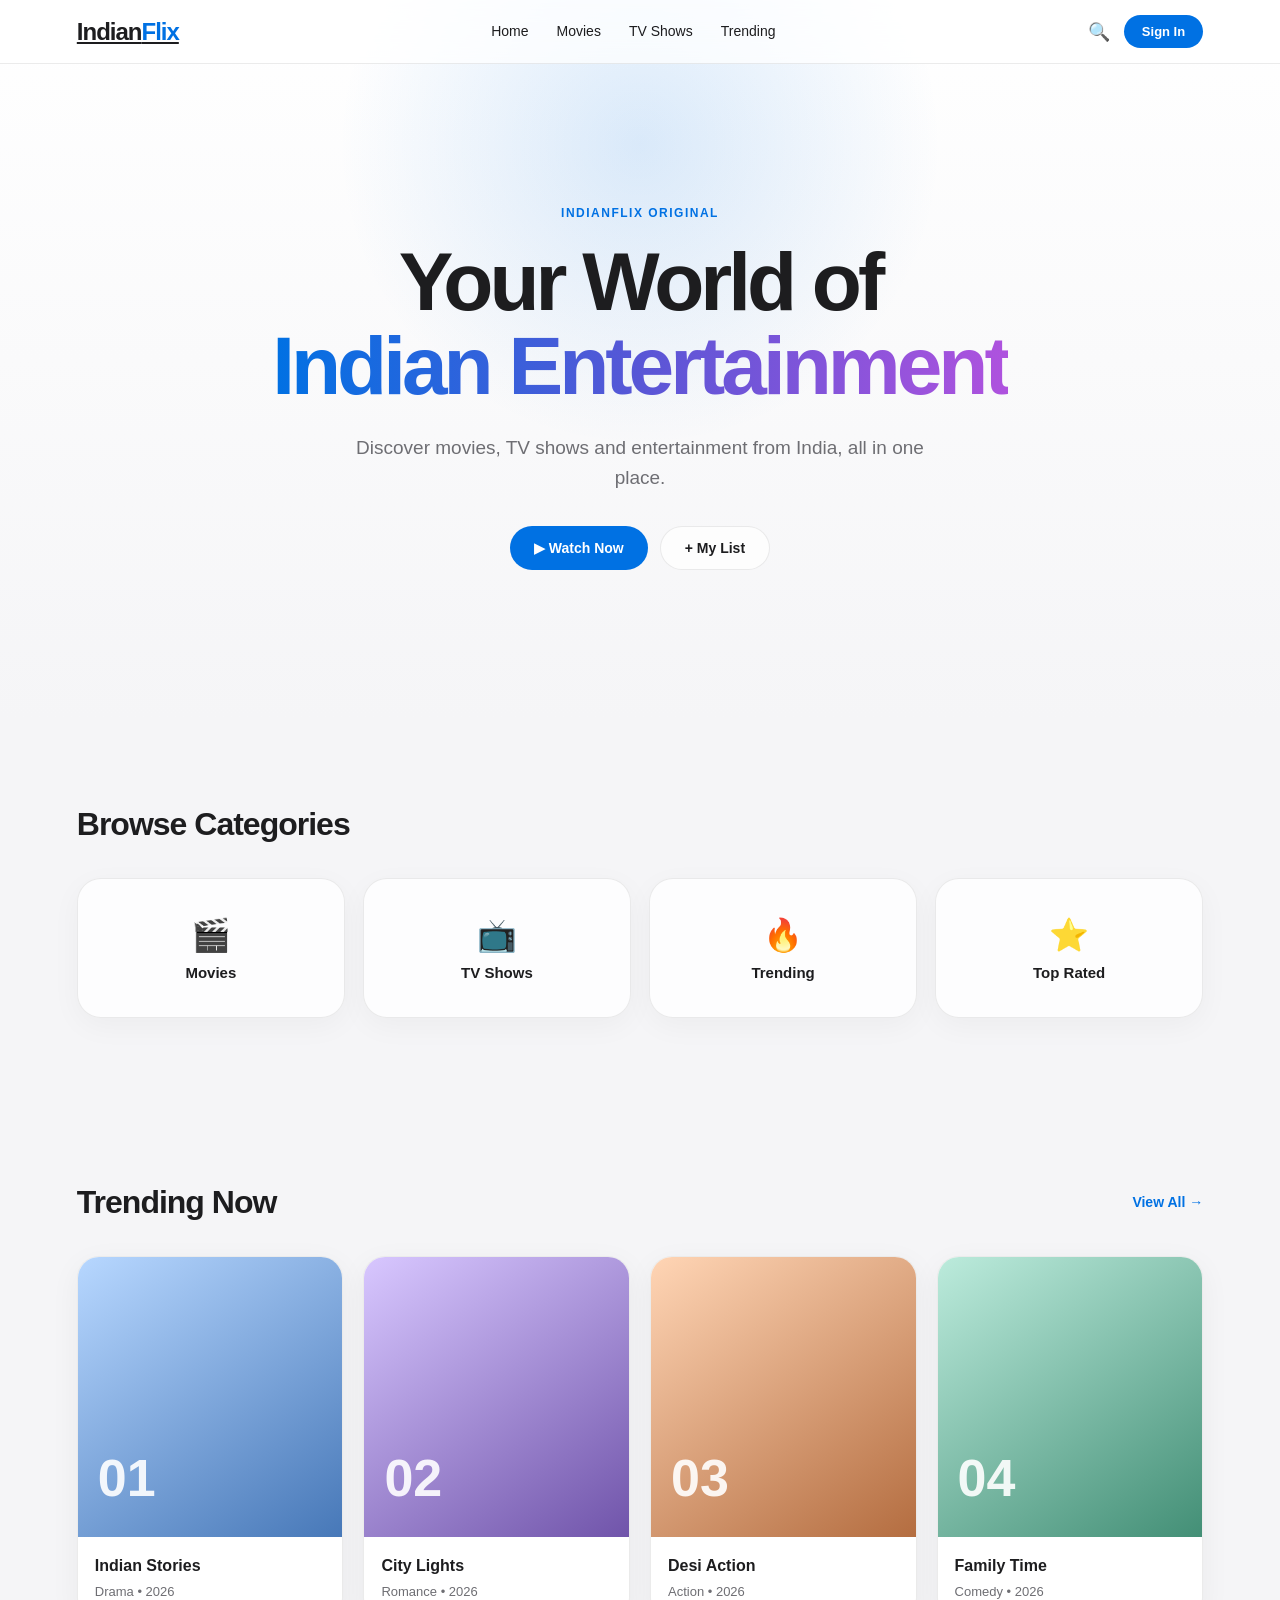
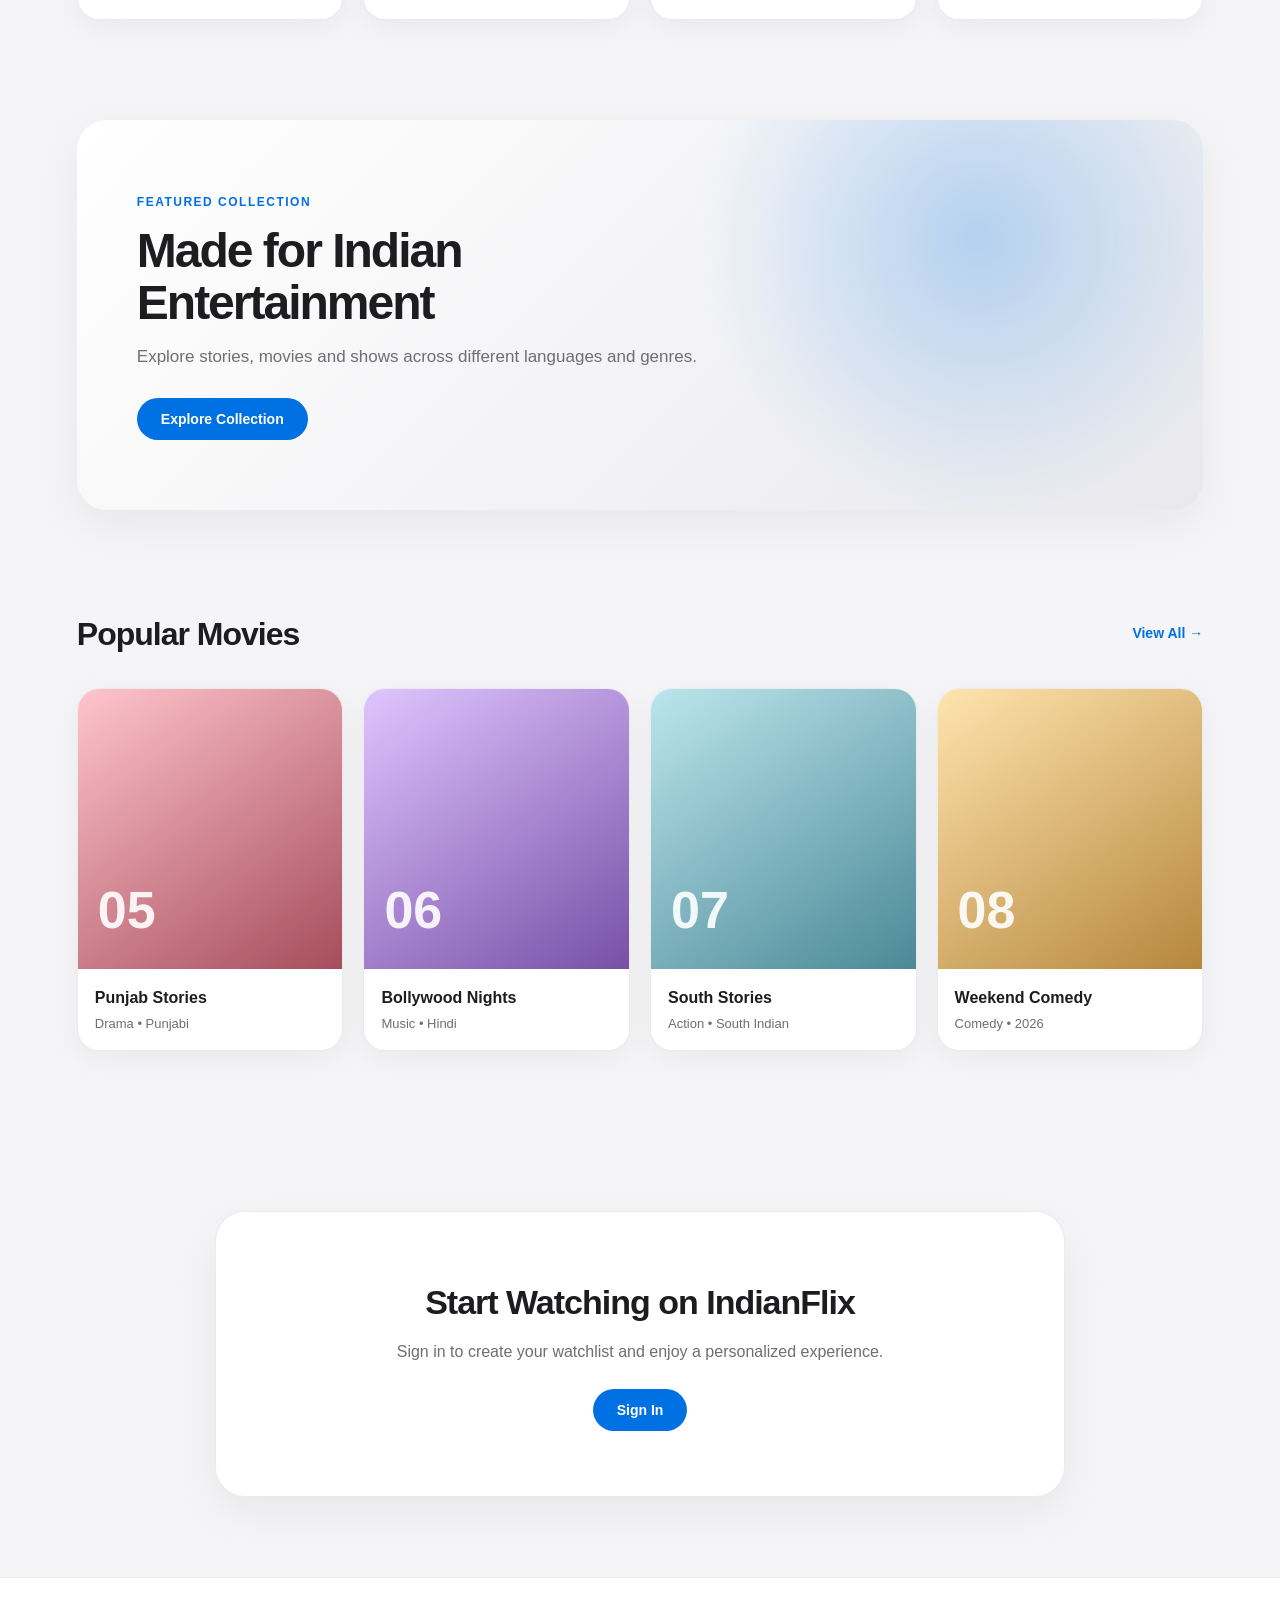
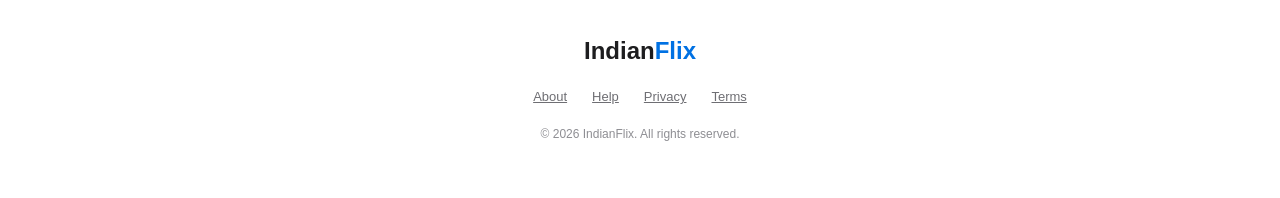
<file: index.html>
<!DOCTYPE html>
<html lang="en">
<head>
  <meta charset="UTF-8">
  <meta name="viewport" content="width=device-width, initial-scale=1.0">

  <meta name="theme-color" content="#0b0b0f">
  <meta name="description" content="IndianFlix - Your home for Indian entertainment">

  <title>IndianFlix | Watch Indian Entertainment</title>

  <link rel="stylesheet" href="style.css">
</head>

<body>

  <!-- ================= HEADER ================= -->
  <header class="header">

    <a href="#home" class="logo">
      Indian<span>Flix</span>
    </a>

    <nav class="nav">
      <a href="#home">Home</a>
      <a href="#movies">Movies</a>
      <a href="#shows">TV Shows</a>
      <a href="#trending">Trending</a>
    </nav>

    <div class="header-actions">

      <button class="search-btn" aria-label="Search">
        🔍
      </button>

      <button class="signin-btn" id="signInBtn">
        Sign In
      </button>

    </div>

  </header>


  <!-- ================= HERO ================= -->
  <main id="home">

    <section class="hero">

      <div class="hero-content">

        <span class="hero-tag">INDIANFLIX ORIGINAL</span>

        <h1>
          Your World of<br>
          <span>Indian Entertainment</span>
        </h1>

        <p>
          Discover movies, TV shows and entertainment
          from India, all in one place.
        </p>

        <div class="hero-buttons">

          <button class="primary-btn" id="watchNowBtn">
            ▶ Watch Now
          </button>

          <button class="secondary-btn">
            + My List
          </button>

        </div>

      </div>

    </section>


    <!-- ================= CATEGORIES ================= -->
    <section class="section">

      <div class="section-header">
        <h2>Browse Categories</h2>
      </div>

      <div class="categories">

        <button class="category-card">
          🎬
          <span>Movies</span>
        </button>

        <button class="category-card">
          📺
          <span>TV Shows</span>
        </button>

        <button class="category-card">
          🔥
          <span>Trending</span>
        </button>

        <button class="category-card">
          ⭐
          <span>Top Rated</span>
        </button>

      </div>

    </section>


    <!-- ================= TRENDING ================= -->
    <section class="section" id="trending">

      <div class="section-header">

        <h2>Trending Now</h2>

        <a href="#movies">View All →</a>

      </div>


      <div class="movie-grid">

        <article class="movie-card">

          <div class="movie-poster poster-one">
            <span>01</span>
          </div>

          <div class="movie-info">
            <h3>Indian Stories</h3>
            <p>Drama • 2026</p>
          </div>

        </article>


        <article class="movie-card">

          <div class="movie-poster poster-two">
            <span>02</span>
          </div>

          <div class="movie-info">
            <h3>City Lights</h3>
            <p>Romance • 2026</p>
          </div>

        </article>


        <article class="movie-card">

          <div class="movie-poster poster-three">
            <span>03</span>
          </div>

          <div class="movie-info">
            <h3>Desi Action</h3>
            <p>Action • 2026</p>
          </div>

        </article>


        <article class="movie-card">

          <div class="movie-poster poster-four">
            <span>04</span>
          </div>

          <div class="movie-info">
            <h3>Family Time</h3>
            <p>Comedy • 2026</p>
          </div>

        </article>

      </div>

    </section>


    <!-- ================= FEATURED ================= -->
    <section class="featured-section">

      <div class="featured-content">

        <span>FEATURED COLLECTION</span>

        <h2>Made for Indian Entertainment</h2>

        <p>
          Explore stories, movies and shows across
          different languages and genres.
        </p>

        <button class="primary-btn">
          Explore Collection
        </button>

      </div>

    </section>


    <!-- ================= MOVIES ================= -->
    <section class="section" id="movies">

      <div class="section-header">
        <h2>Popular Movies</h2>
        <a href="#home">View All →</a>
      </div>

      <div class="movie-grid">

        <article class="movie-card">
          <div class="movie-poster poster-five">
            <span>05</span>
          </div>
          <div class="movie-info">
            <h3>Punjab Stories</h3>
            <p>Drama • Punjabi</p>
          </div>
        </article>

        <article class="movie-card">
          <div class="movie-poster poster-six">
            <span>06</span>
          </div>
          <div class="movie-info">
            <h3>Bollywood Nights</h3>
            <p>Music • Hindi</p>
          </div>
        </article>

        <article class="movie-card">
          <div class="movie-poster poster-seven">
            <span>07</span>
          </div>
          <div class="movie-info">
            <h3>South Stories</h3>
            <p>Action • South Indian</p>
          </div>
        </article>

        <article class="movie-card">
          <div class="movie-poster poster-eight">
            <span>08</span>
          </div>
          <div class="movie-info">
            <h3>Weekend Comedy</h3>
            <p>Comedy • 2026</p>
          </div>
        </article>

      </div>

    </section>


    <!-- ================= SIGN IN ================= -->
    <section class="signin-section">

      <div class="signin-box">

        <h2>Start Watching on IndianFlix</h2>

        <p>
          Sign in to create your watchlist and
          enjoy a personalized experience.
        </p>

        <button class="primary-btn" id="mainSignInBtn">
          Sign In
        </button>

      </div>

    </section>

  </main>


  <!-- ================= FOOTER ================= -->
  <footer class="footer">

    <div class="footer-logo">
      Indian<span>Flix</span>
    </div>

    <div class="footer-links">
      <a href="#">About</a>
      <a href="#">Help</a>
      <a href="#">Privacy</a>
      <a href="#">Terms</a>
    </div>

    <p>
      © 2026 IndianFlix. All rights reserved.
    </p>

  </footer>


  <!-- JavaScript -->
  <script src="script.js"></script>

</body>
</html>

<head>
<link rel="manifest" href="manifest.json">
</head>
<head>

  <meta charset="UTF-8">

  <meta name="viewport" content="width=device-width, initial-scale=1.0">

  <title>IndianFlix - Your World of Indian Entertainment</title>

  <meta
    name="description"
    content="IndianFlix - Your World of Indian Entertainment."
  >

  <!-- Website Icon -->
  <link rel="icon" href="favicon.svg" type="image/svg+xml">

  <!-- PWA Manifest -->
  <link rel="manifest" href="manifest.json">

  <!-- Main CSS -->
  <link rel="stylesheet" href="style.css">

</head>
</file>
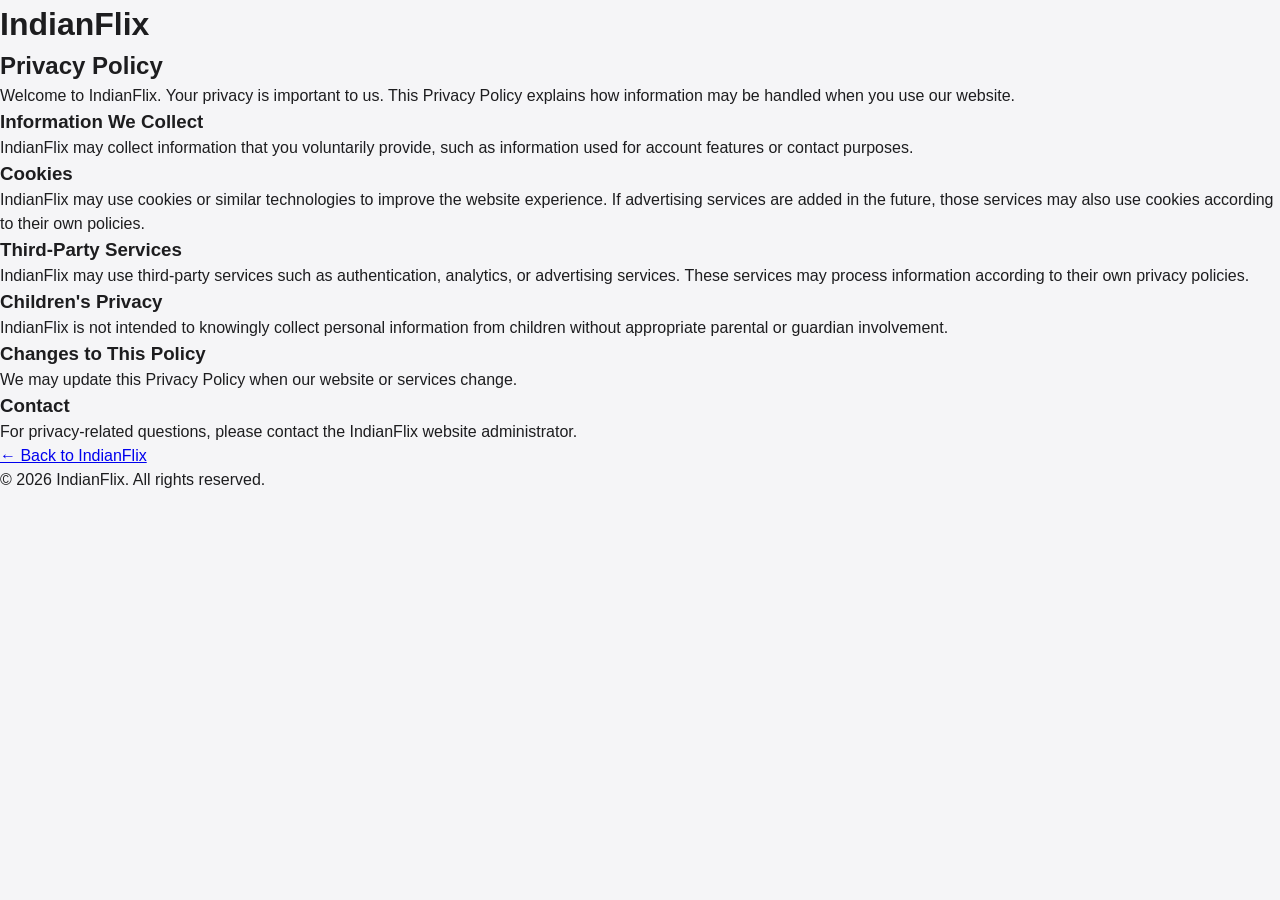
<file: privacy.html>
<!DOCTYPE html>
<html lang="en">
<head>
  <meta charset="UTF-8">
  <meta name="viewport" content="width=device-width, initial-scale=1.0">

  <title>Privacy Policy - IndianFlix</title>

  <meta name="description" content="Privacy Policy for IndianFlix.">

  <link rel="stylesheet" href="style.css">
  <link rel="icon" href="favicon.svg" type="image/svg+xml">
</head>

<body>

  <header>
    <h1>IndianFlix</h1>
  </header>

  <main>
    <h2>Privacy Policy</h2>

    <p>
      Welcome to IndianFlix. Your privacy is important to us.
      This Privacy Policy explains how information may be handled
      when you use our website.
    </p>

    <h3>Information We Collect</h3>
    <p>
      IndianFlix may collect information that you voluntarily provide,
      such as information used for account features or contact purposes.
    </p>

    <h3>Cookies</h3>
    <p>
      IndianFlix may use cookies or similar technologies to improve
      the website experience. If advertising services are added in
      the future, those services may also use cookies according to
      their own policies.
    </p>

    <h3>Third-Party Services</h3>
    <p>
      IndianFlix may use third-party services such as authentication,
      analytics, or advertising services. These services may process
      information according to their own privacy policies.
    </p>

    <h3>Children's Privacy</h3>
    <p>
      IndianFlix is not intended to knowingly collect personal
      information from children without appropriate parental or
      guardian involvement.
    </p>

    <h3>Changes to This Policy</h3>
    <p>
      We may update this Privacy Policy when our website or services
      change.
    </p>

    <h3>Contact</h3>
    <p>
      For privacy-related questions, please contact the IndianFlix
      website administrator.
    </p>

    <p>
      <a href="index.html">← Back to IndianFlix</a>
    </p>
  </main>

  <footer>
    <p>© 2026 IndianFlix. All rights reserved.</p>
  </footer>

</body>
</html>
</file>
<file: style.css>
* {
  margin: 0;
  padding: 0;
  box-sizing: border-box;
}

:root {
  --bg: #f5f5f7;
  --card: #ffffff;
  --text: #1d1d1f;
  --muted: #6e6e73;
  --blue: #0071e3;
  --border: rgba(0, 0, 0, 0.08);
}

html {
  scroll-behavior: smooth;
}

body {
  font-family: -apple-system, BlinkMacSystemFont, "SF Pro Display",
    "SF Pro Text", Arial, sans-serif;
  background: var(--bg);
  color: var(--text);
  line-height: 1.5;
}


/* ---------- Header ---------- */

.header {
  position: fixed;
  top: 0;
  left: 0;
  width: 100%;
  height: 64px;
  padding: 0 6%;
  display: flex;
  align-items: center;
  justify-content: space-between;
  background: rgba(255, 255, 255, 0.72);
  backdrop-filter: blur(20px);
  -webkit-backdrop-filter: blur(20px);
  border-bottom: 1px solid var(--border);
  z-index: 1000;
}

.logo {
  font-size: 24px;
  font-weight: 700;
  letter-spacing: -1px;
  color: var(--text);
}

.logo span {
  color: var(--blue);
}

.nav {
  display: flex;
  gap: 28px;
}

.nav a {
  color: var(--text);
  font-size: 14px;
  text-decoration: none;
  transition: opacity 0.2s ease;
}

.nav a:hover {
  opacity: 0.55;
}

.header-actions {
  display: flex;
  align-items: center;
  gap: 14px;
}

.search-btn {
  background: transparent;
  color: var(--text);
  font-size: 18px;
  border: none;
  cursor: pointer;
}

.signin-btn {
  background: var(--blue);
  color: white;
  border: none;
  border-radius: 980px;
  padding: 9px 18px;
  font-size: 13px;
  font-weight: 600;
  cursor: pointer;
  transition: transform 0.2s ease, background 0.2s ease;
}

.signin-btn:hover {
  background: #0077ed;
  transform: scale(1.03);
}


/* ---------- Hero ---------- */

.hero {
  min-height: 720px;
  padding: 150px 7% 100px;
  display: flex;
  align-items: center;
  text-align: center;
  justify-content: center;
  background:
    radial-gradient(
      circle at 50% 20%,
      rgba(0, 113, 227, 0.14),
      transparent 35%
    ),
    linear-gradient(
      180deg,
      #ffffff 0%,
      #f5f5f7 100%
    );
}

.hero-content {
  max-width: 800px;
}

.hero-tag {
  display: inline-block;
  color: var(--blue);
  font-size: 12px;
  font-weight: 700;
  letter-spacing: 1.5px;
  margin-bottom: 18px;
}

.hero h1 {
  font-size: clamp(48px, 8vw, 82px);
  line-height: 1.02;
  letter-spacing: -4px;
  font-weight: 700;
  margin-bottom: 25px;
}

.hero h1 span {
  background: linear-gradient(
    90deg,
    #0071e3,
    #5856d6,
    #af52de
  );
  -webkit-background-clip: text;
  background-clip: text;
  color: transparent;
}

.hero p {
  max-width: 600px;
  margin: auto;
  color: var(--muted);
  font-size: 19px;
  line-height: 1.6;
  margin-bottom: 32px;
}

.hero-buttons {
  display: flex;
  justify-content: center;
  gap: 12px;
  flex-wrap: wrap;
}


/* ---------- Buttons ---------- */

.primary-btn,
.secondary-btn {
  border-radius: 980px;
  padding: 13px 24px;
  font-size: 14px;
  font-weight: 600;
  cursor: pointer;
  transition: 0.2s ease;
}

.primary-btn {
  background: var(--blue);
  color: white;
  border: none;
}

.primary-btn:hover {
  transform: scale(1.03);
  background: #0077ed;
}

.secondary-btn {
  background: rgba(255, 255, 255, 0.7);
  color: var(--text);
  border: 1px solid var(--border);
}

.secondary-btn:hover {
  background: white;
  transform: scale(1.02);
}


/* ---------- Sections ---------- */

.section {
  padding: 80px 6%;
}

.section-header {
  display: flex;
  align-items: center;
  justify-content: space-between;
  margin-bottom: 30px;
}

.section-header h2 {
  font-size: 32px;
  letter-spacing: -1px;
}

.section-header a {
  color: var(--blue);
  font-size: 14px;
  font-weight: 600;
  text-decoration: none;
}


/* ---------- Categories ---------- */

.categories {
  display: grid;
  grid-template-columns: repeat(4, 1fr);
  gap: 18px;
}

.category-card {
  min-height: 140px;
  border: 1px solid var(--border);
  border-radius: 24px;
  background: rgba(255, 255, 255, 0.8);
  display: flex;
  flex-direction: column;
  justify-content: center;
  align-items: center;
  gap: 10px;
  font-size: 32px;
  color: var(--text);
  cursor: pointer;
  transition: 0.25s ease;
  box-shadow: 0 8px 30px rgba(0, 0, 0, 0.04);
}

.category-card span {
  font-size: 15px;
  font-weight: 600;
}

.category-card:hover {
  transform: translateY(-5px);
  box-shadow: 0 15px 35px rgba(0, 0, 0, 0.08);
}


/* ---------- Movies ---------- */

.movie-grid {
  display: grid;
  grid-template-columns: repeat(4, 1fr);
  gap: 20px;
}

.movie-card {
  background: var(--card);
  border-radius: 22px;
  overflow: hidden;
  border: 1px solid var(--border);
  box-shadow: 0 8px 30px rgba(0, 0, 0, 0.05);
  transition: transform 0.25s ease, box-shadow 0.25s ease;
}

.movie-card:hover {
  transform: translateY(-6px);
  box-shadow: 0 18px 40px rgba(0, 0, 0, 0.1);
}

.movie-poster {
  height: 280px;
  display: flex;
  align-items: flex-end;
  padding: 20px;
  position: relative;
}

.movie-poster span {
  font-size: 52px;
  font-weight: 800;
  color: rgba(255, 255, 255, 0.9);
}

.poster-one {
  background: linear-gradient(145deg, #b7d7ff, #4778b8);
}

.poster-two {
  background: linear-gradient(145deg, #d8c7ff, #7054aa);
}

.poster-three {
  background: linear-gradient(145deg, #ffd5b5, #b46d40);
}

.poster-four {
  background: linear-gradient(145deg, #bcebdc, #438f76);
}

.poster-five {
  background: linear-gradient(145deg, #ffc5cc, #a64d5c);
}

.poster-six {
  background: linear-gradient(145deg, #dfc5ff, #7850a7);
}

.poster-seven {
  background: linear-gradient(145deg, #bce5ed, #4b8997);
}

.poster-eight {
  background: linear-gradient(145deg, #ffe4ae, #b6873d);
}

.movie-info {
  padding: 17px;
}

.movie-info h3 {
  font-size: 16px;
  margin-bottom: 4px;
}

.movie-info p {
  color: var(--muted);
  font-size: 13px;
}


/* ---------- Featured ---------- */

.featured-section {
  margin: 20px 6%;
  min-height: 390px;
  border-radius: 30px;
  padding: 60px;
  display: flex;
  align-items: center;
  background:
    radial-gradient(
      circle at 80% 30%,
      rgba(0, 113, 227, 0.25),
      transparent 30%
    ),
    linear-gradient(135deg, #ffffff, #e9e9ed);
  box-shadow: 0 15px 50px rgba(0, 0, 0, 0.06);
}

.featured-content {
  max-width: 620px;
}

.featured-content > span {
  color: var(--blue);
  font-size: 12px;
  font-weight: 700;
  letter-spacing: 1.5px;
}

.featured-content h2 {
  font-size: 48px;
  line-height: 1.08;
  letter-spacing: -2px;
  margin: 12px 0 15px;
}

.featured-content p {
  color: var(--muted);
  font-size: 17px;
  margin-bottom: 28px;
}


/* ---------- Sign In ---------- */

.signin-section {
  padding: 80px 6%;
}

.signin-box {
  max-width: 850px;
  margin: auto;
  padding: 65px 25px;
  text-align: center;
  background: white;
  border: 1px solid var(--border);
  border-radius: 30px;
  box-shadow: 0 15px 45px rgba(0, 0, 0, 0.06);
}

.signin-box h2 {
  font-size: 34px;
  letter-spacing: -1px;
  margin-bottom: 12px;
}

.signin-box p {
  max-width: 520px;
  margin: 0 auto 25px;
  color: var(--muted);
}


/* ---------- Footer ---------- */

.footer {
  padding: 55px 6%;
  text-align: center;
  background: #ffffff;
  border-top: 1px solid var(--border);
}

.footer-logo {
  font-size: 24px;
  font-weight: 700;
  margin-bottom: 18px;
}

.footer-logo span {
  color: var(--blue);
}

.footer-links {
  display: flex;
  justify-content: center;
  gap: 25px;
  margin-bottom: 18px;
}

.footer-links a {
  color: var(--muted);
  font-size: 13px;
}

.footer p {
  color: #8e8e93;
  font-size: 12px;
}


/* ---------- Mobile ---------- */

@media (max-width: 850px) {

  .nav {
    display: none;
  }

  .header {
    padding: 0 5%;
  }

  .hero {
    min-height: 650px;
    padding: 130px 6% 80px;
  }

  .hero h1 {
    font-size: 52px;
  }

  .categories {
    grid-template-columns: repeat(2, 1fr);
  }

  .movie-grid {
    grid-template-columns: repeat(2, 1fr);
  }

  .featured-section {
    margin: 15px 4%;
    padding: 45px 28px;
  }

  .featured-content h2 {
    font-size: 36px;
  }
}


@media (max-width: 500px) {

  .header {
    height: 60px;
  }

  .logo {
    font-size: 21px;
  }

  .signin-btn {
    padding: 8px 15px;
  }

  .hero {
    min-height: 610px;
    padding: 115px 5% 70px;
  }

  .hero h1 {
    font-size: 43px;
    letter-spacing: -2px;
  }

  .hero p {
    font-size: 16px;
  }

  .section {
    padding: 55px 5%;
  }

  .section-header h2 {
    font-size: 25px;
  }

  .movie-poster {
    height: 210px;
  }

  .movie-poster span {
    font-size: 36px;
  }

  .featured-content h2 {
    font-size: 31px;
  }

  .signin-box {
    padding: 48px 18px;
  }

  .signin-box h2 {
    font-size: 26px;
  }

  .footer-links {
    flex-wrap: wrap;
  }
}
</file>
